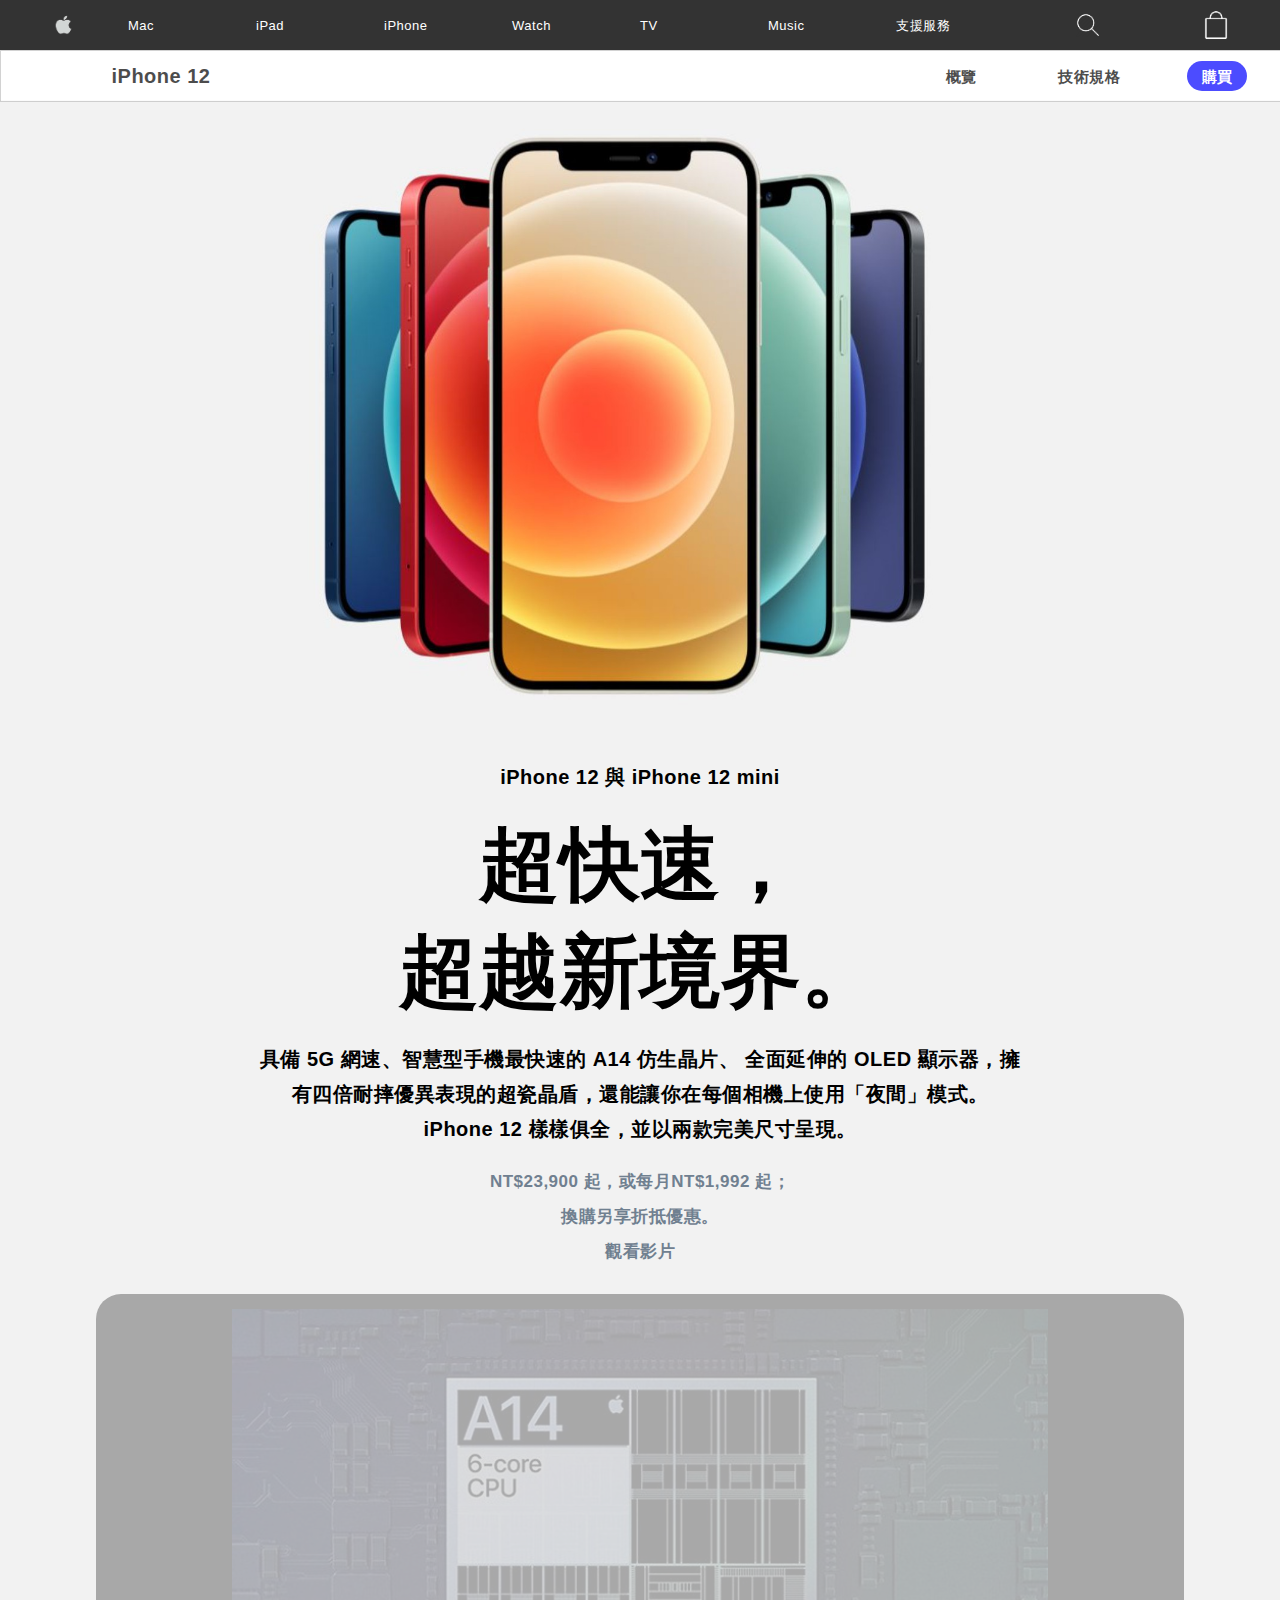
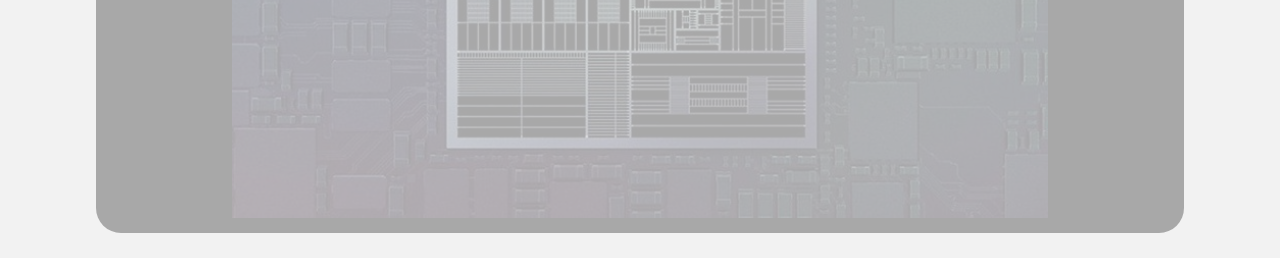
<file: index.html>
<!DOCTYPE html>
<html class="whole">
<head>
    <title>iphone 12 test</title>
    <meta charset="utf-8">
	<meta name="viewport" content="width=device-width,initial-scale=1,maximum-scale=1"/>
	<link rel="stylesheet" href="css.css">
	<script type="text/javascript">
		//javascript地區，寫淡入淡出的地方
		function mon(element){element.style.opacity='0.8';}
		function mout(element){element.style.opacity='1';}
		function ani(element){element.style.animation='out 3s';}
	</script>
</head>
<body class="whole">
	
    <div class="head">
        <div class="flex" onmouseover="mon(this);" onmouseout="mout(this);"><img class="apple" src="logo.PNG" ></div>
        <div class="flex" onmouseover="mon(this);" onmouseout="mout(this);"><h3 class="headfont">Mac</h3></div>
        <div class="flex" onmouseover="mon(this);" onmouseout="mout(this);"><h3 class="headfont">iPad</h3></div>
        <div class="flex" onmouseover="mon(this);" onmouseout="mout(this);"><h3 class="headfont">iPhone</h3></div>
        <div class="flex" onmouseover="mon(this);" onmouseout="mout(this);"><h3 class="headfont">Watch</h3></div>
        <div class="flex" onmouseover="mon(this);" onmouseout="mout(this);"><h3 class="headfont">TV</h3></div>
        <div class="flex" onmouseover="mon(this);" onmouseout="mout(this);"><h3 class="headfont">Music</h3></div>
        <div class="flex" onmouseover="mon(this);" onmouseout="mout(this);"><h3 class="headfont">支援服務</h3></div>
        <div class="flex" onmouseover="mon(this);" onmouseout="mout(this);"><img class="search" src="search.PNG"></div>
        <div class="flex" onmouseover="mon(this);" onmouseout="mout(this);"><img class="shop" src="shop.PNG"></div>
     </div>
	 <div class="topic">
        <div class="topicfont1" onmouseover="mon(this);" onmouseout="mout(this);"><h3>iPhone 12</h3></div>
		<div class="topicwhite"></div>
        <div class="topicfont2" onmouseover="mon(this);" onmouseout="mout(this);"><h6>概覽</h6></div>
        <div class="topicfont2" onmouseover="mon(this);" onmouseout="mout(this);"><h6>技術規格</h6></div>
		<div class="topicfont2" onmouseover="mon(this);" onmouseout="mout(this);"><div class="bluebox"><h4 style="color: white;">購買</h4></div></div>
    </div>
	
    <div class="body">
		<div style="width: 100% ;height: 100px;"></div>
        <div class="title">
            <img class="title1" src="picture1.jpg">
			<div class="title2">
				<h2>iPhone 12 與 iPhone 12 mini</h2>
				<h1>超快速，</h1>
				<h1>超越新境界。</h1>
				<h2>具備 5G 網速、智慧型手機最快速的 A14 仿生晶片、
	全面延伸的 OLED 顯示器，擁有四倍耐摔優異表現的超瓷晶盾，還能讓你在每個相機上使用「夜間」模式。
	iPhone 12 樣樣俱全，並以兩款完美尺寸呈現。</h2>
				<div class="title3">
					<h5>NT$23,900 起，或每月</h5>
					<h5>NT$1,992 起；</h5>
				</div>
				<h5>換購另享折抵優惠。</h5>
				<h5>觀看影片</h5>
        </div>
		<div class="a14" onmouseover="ani(this);"  onmouseout="mout(this);"><img src="a14.jpeg" class="aa14"></div>
        </div>
		
		</div>
		<img class="logo" src="two.png">

		
</body>
</html>
</file>
<file: css.css>
@keyframes out{
			0%{opacity: 0.3}
			100%{opacity: 1}
		}
		*{
			
			font-family: Helvetica , "微軟正黑體" ;
			letter-spacing: 0.5px;
			line-height: 35px;
		}
        html,body{margin:0;padding:0}
		h1{
			font-size: 80px;
			font-weight: 750;
			line-height: 0px;
		}
		h2{font-size: 20px;font-weight: 750;}
		h3{font-size: 20px;font-weight: 750;}
		h4{font-size: 15px;}
		h5{
			line-height: 5px;
			color: slategrey ;
			font-size: 17px;
			display: block;
			margin:15px 0px;
		}
		h6{font-size: 15px;}
        .whole{width:100%;}
        .head{
            height:50px;
            width:100%;
            background-color:#333333;
			position: fixed;
        }
        .flex{
             width:10%;
             height: 100%;
             float: left;       
             display: flex;
             justify-content: center;
             align-items: center;
        }
		.apple{height: 100%;}
		.search{height: 100%;}
		.shop{height: 100%;}
		.logo{width: 0px;height: 0px;position: absolute;}
		.headfont{width: 100%;color: white;font-size: 13px;font-weight: 100;}
        .topic{
			position: fixed;
			top:50px;
			left: 0px;
			height:50px;
            width:100%;
            background-color: white;
			opacity: 0.7;
			border: 0.5px #BFBFBF solid;
		}
        .topicfont1{
			width:25%;
             height: 100%;
             float: left;
             display: flex;
             justify-content: center;
             align-items: center;
		}
        .topicfont2{width:10%;
             height: 100%;
             float: left;
             display: flex;
             justify-content: center;
             align-items: center;}
		.bluebox{
			width: 60px;height: 30px;border-radius: 25px;background-color:blue;
			display: flex;
             justify-content: center;
             align-items: center;
		}
		.topicwhite{width: 45%;
			        height: 100%;
			        float: left;
		            display: flex;
		            justify-content: center;
	                align-items: center;}
		.body{width: 100%;}
		.title{width: 100%;
   			   background-color:#F2F2F2;
               display: flex;
               justify-content: center;
               align-items: center;   
	           flex-direction: column;}
		.title1{width: 75%; animation: out 3s;}
		.title2{width: 60%; display: flex;
                justify-content: center;
                align-items: center;
			    text-align: center;
			    flex-direction: column;
		}
		.title3{width: 100%; display: flex;
				justify-content: center;
				align-items: center;
				text-align: center;}
        .a14{
				display: flex;
               justify-content: center;
               align-items: center;   
	           flex-direction: column;
			   width: 85%;
			   border-radius: 25px;
			   background-color: black;
			   margin: 25px;
			   opacity: 0.3;
		}
		.aa14{
			width: 75%;
			padding: 15px;
			opacity: 0.7;
		}
		@media screen and (max-width:850px){
			.logo{top:0px;left: 0px;width: 50px; height: 50px;; position: fixed;}
			.headfont{width: 50%;color: white;font-size: 0px;font-weight: 100;	}
			.apple{top:0px;left:45%;width: 50px; height: 50px; position: fixed;}
			.search{height: 0%;}
			.shop{height: 100%;}
			.topicfont2{position: fixed;top:50px;right:25px;width:50px;height: 50px;}
			.title1{width: 100%;margin:40px;}
			.title2{width: 80%; text-align:left;display: block;}
			.title3{width: 100%; display: flex;
					justify-content:flex-start;
					align-items:flex-start;
					text-align:left;
					flex-direction: column;
			}
			h1{font-size: 50px;line-height: 20px;}
			h2{line-height: 30px;}
			h3{font-size: 14px;font-weight: 100;}
			h6{font-size: 0px;}
		}
</file>
